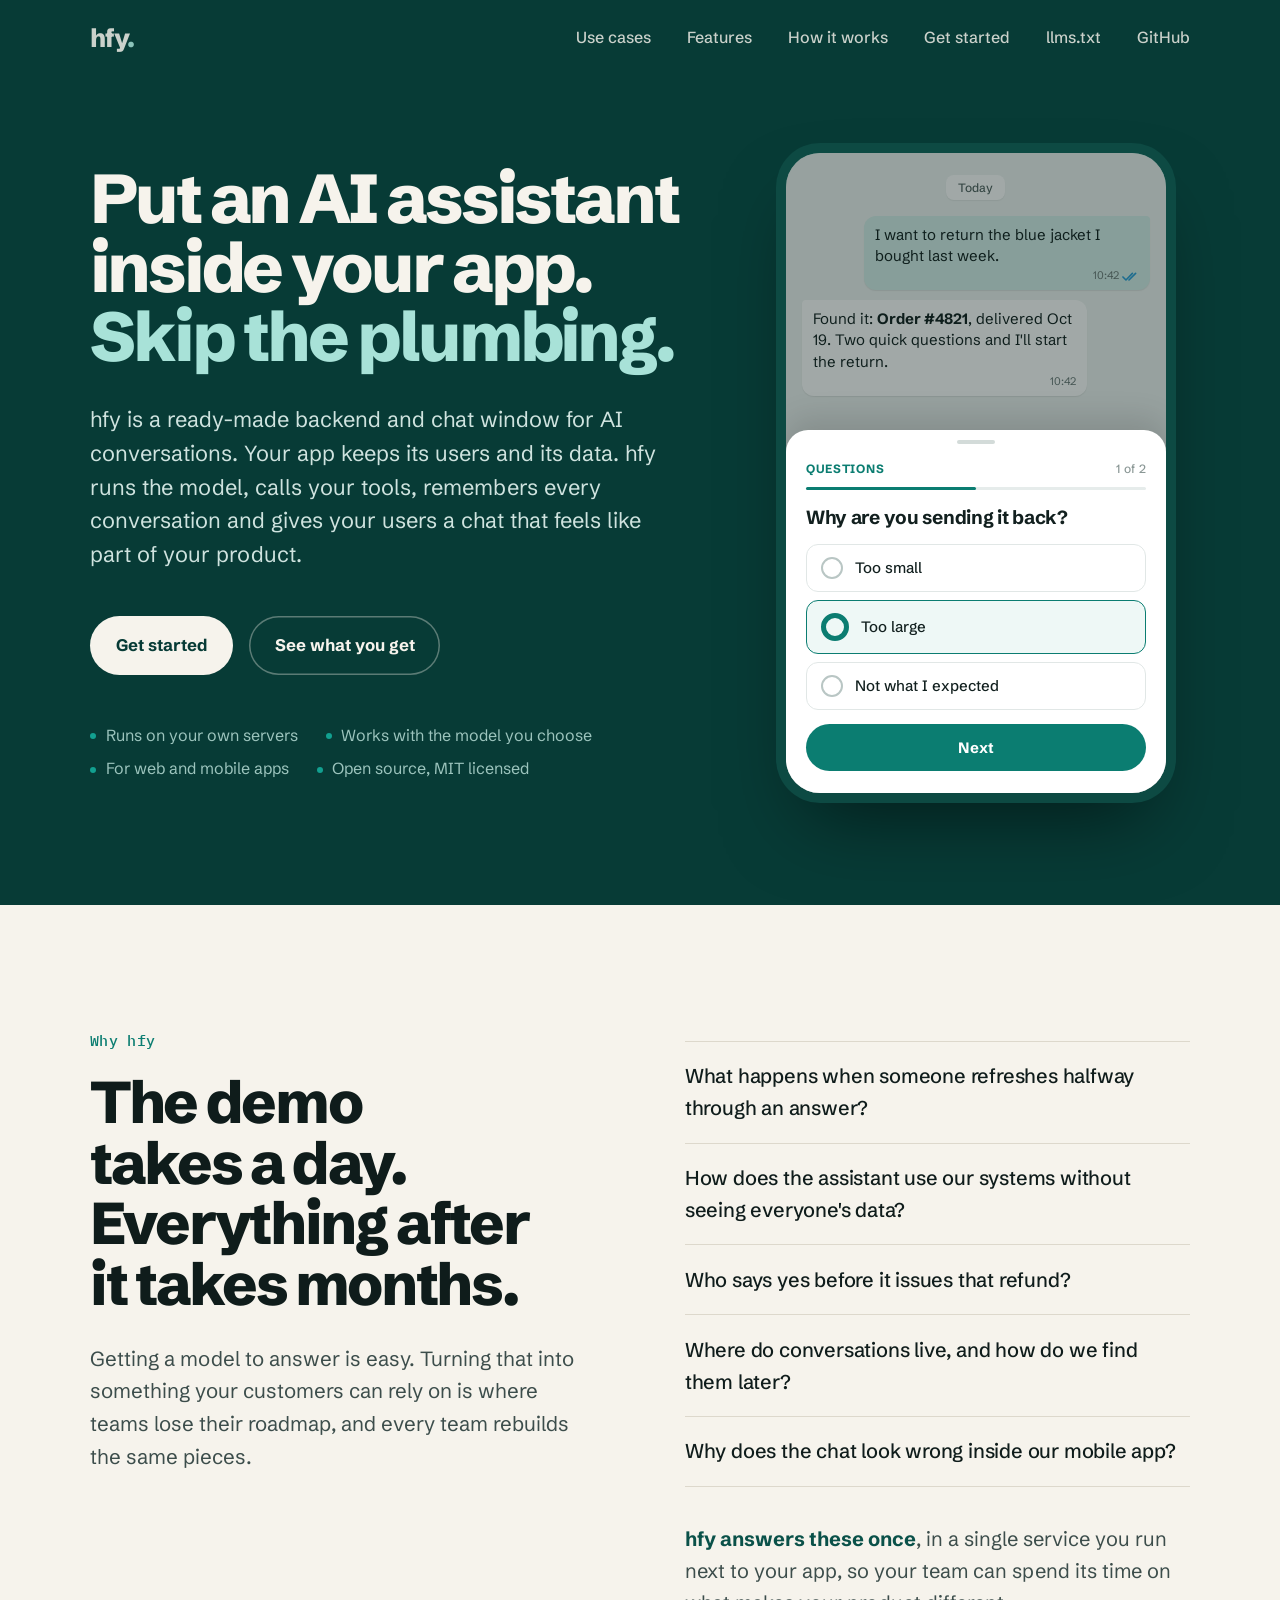
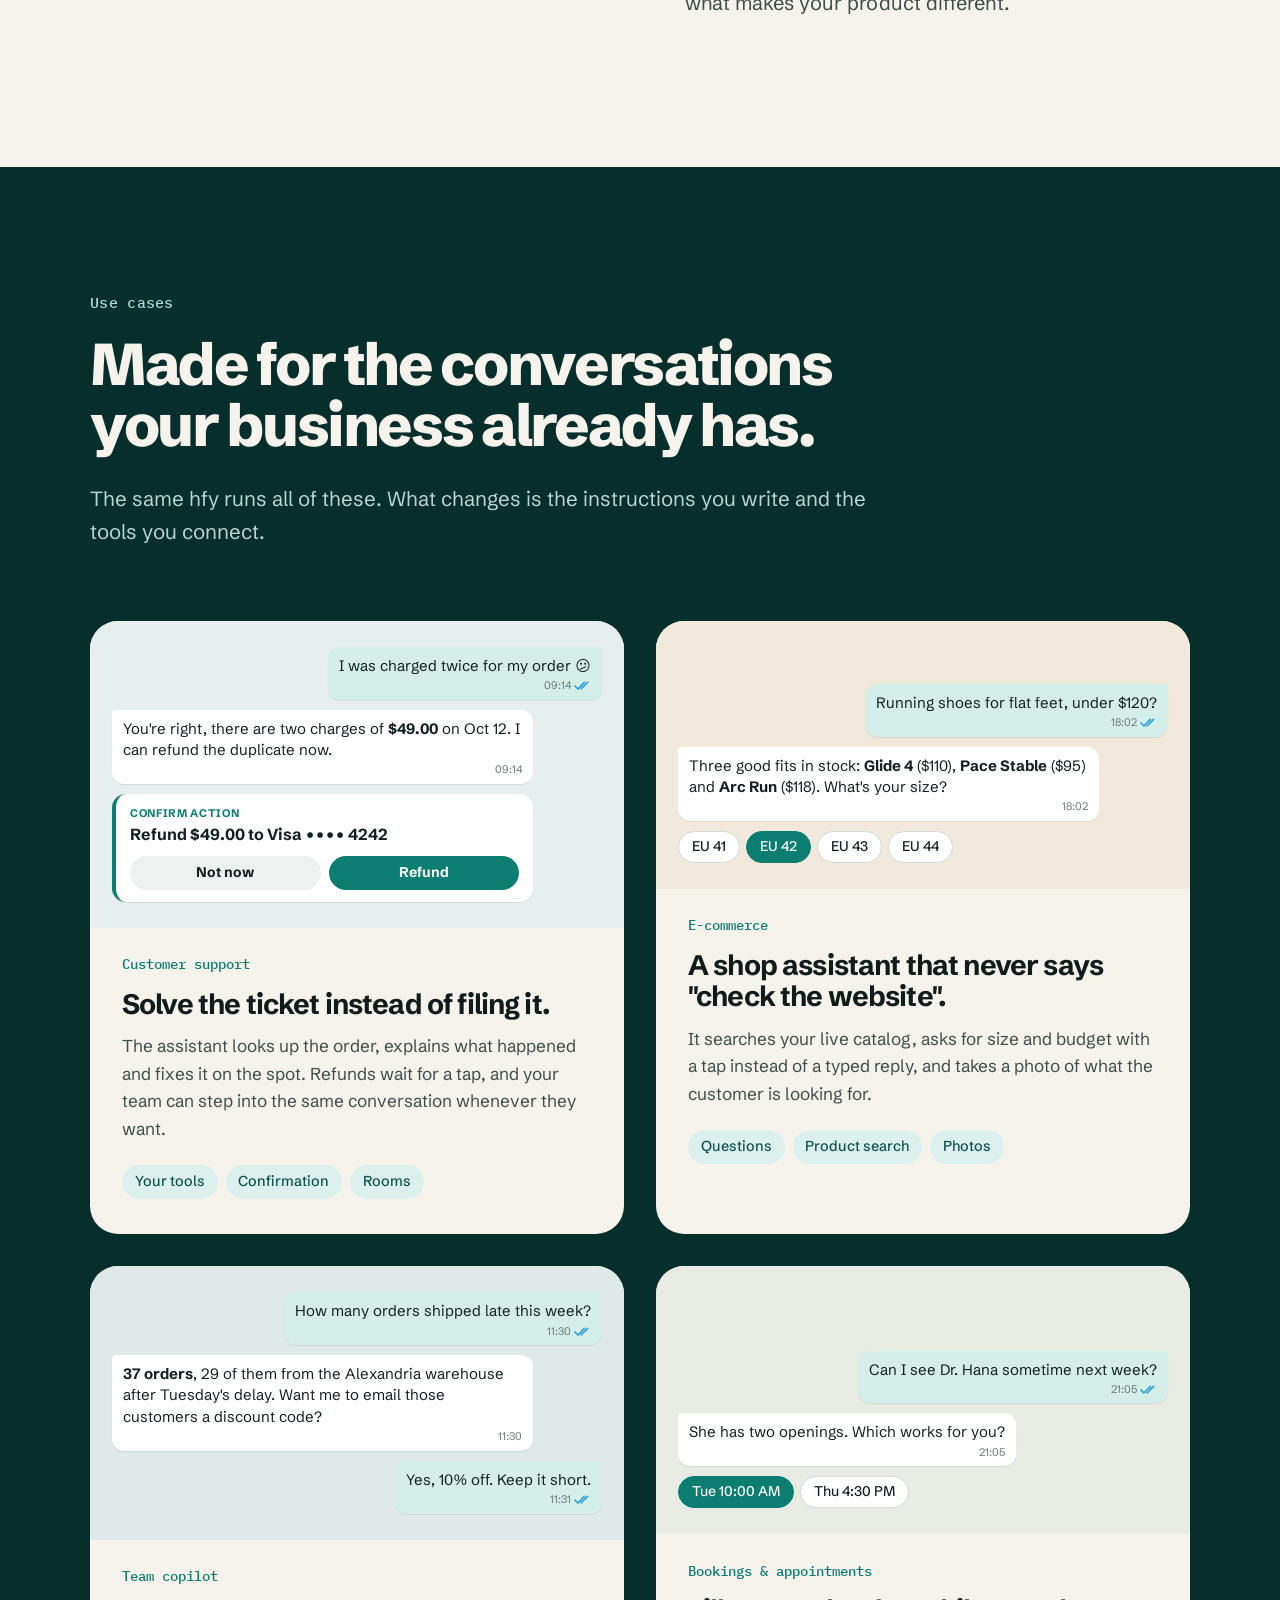
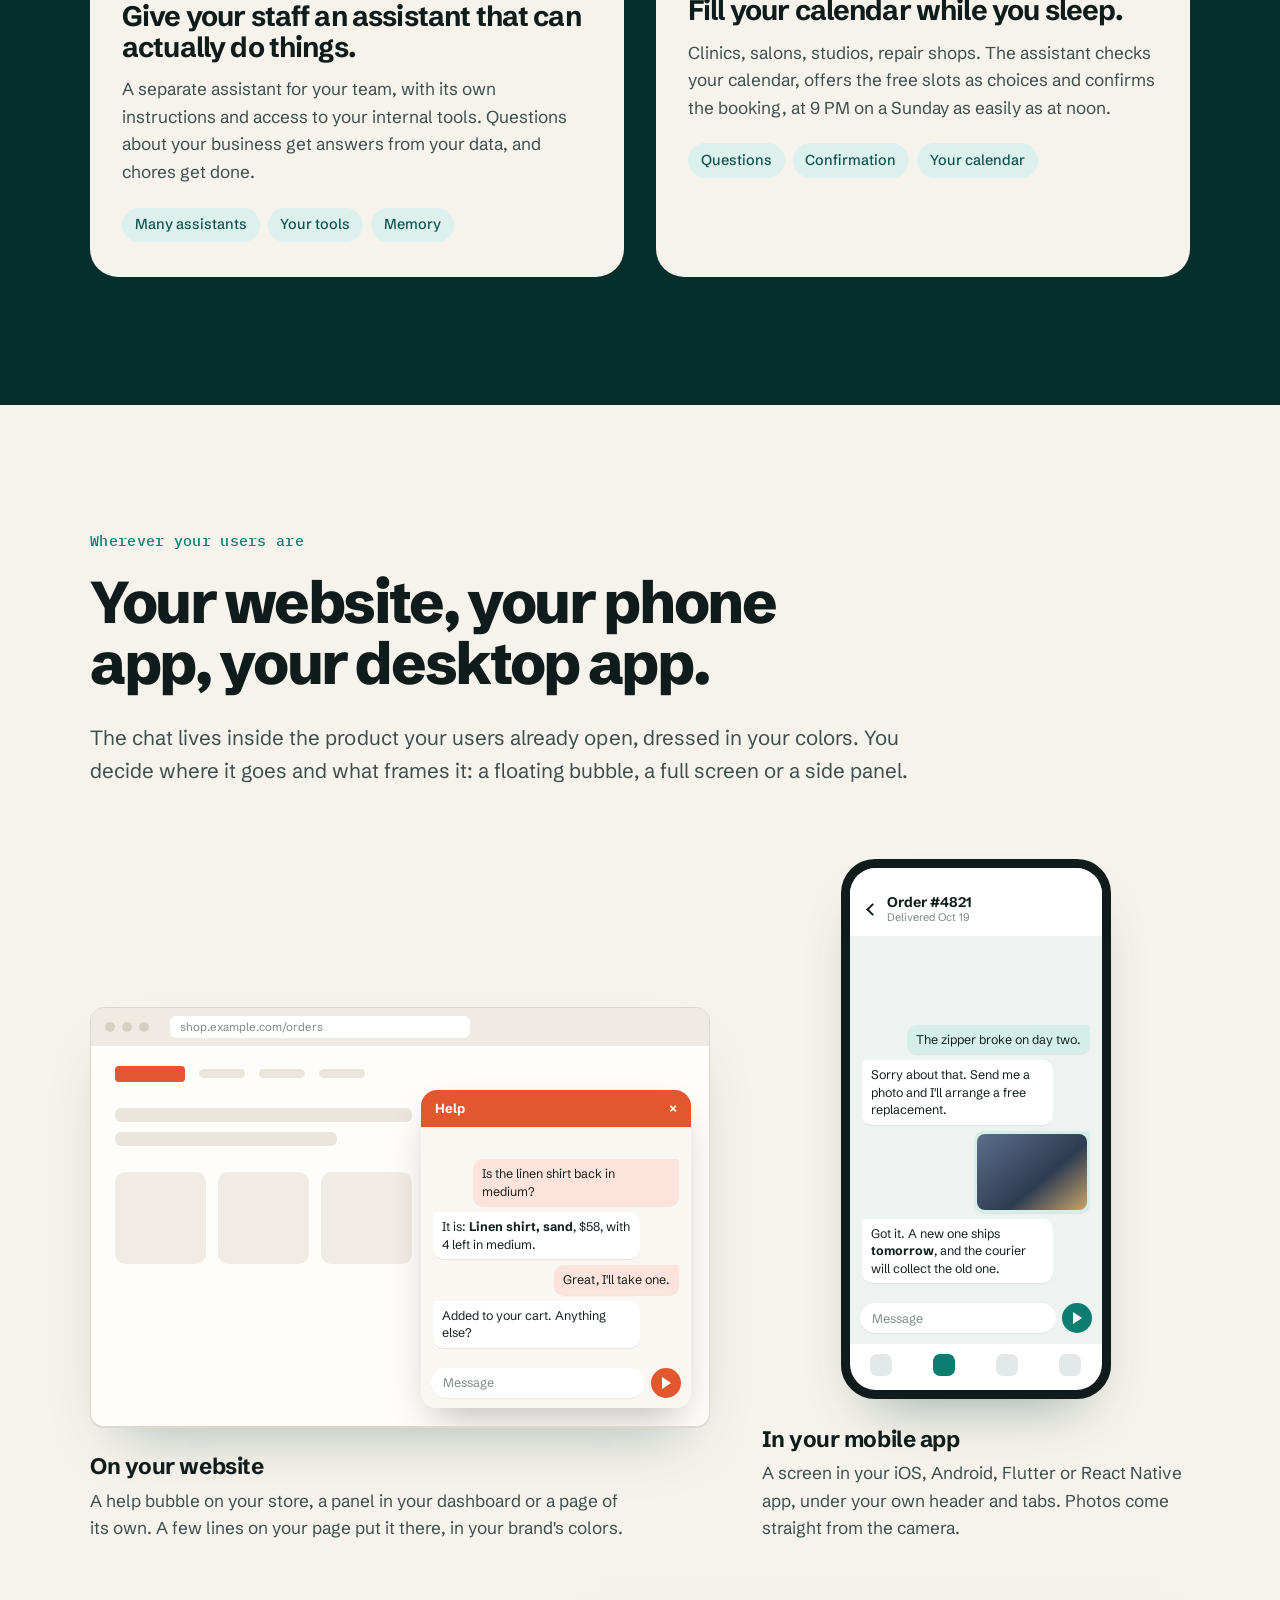
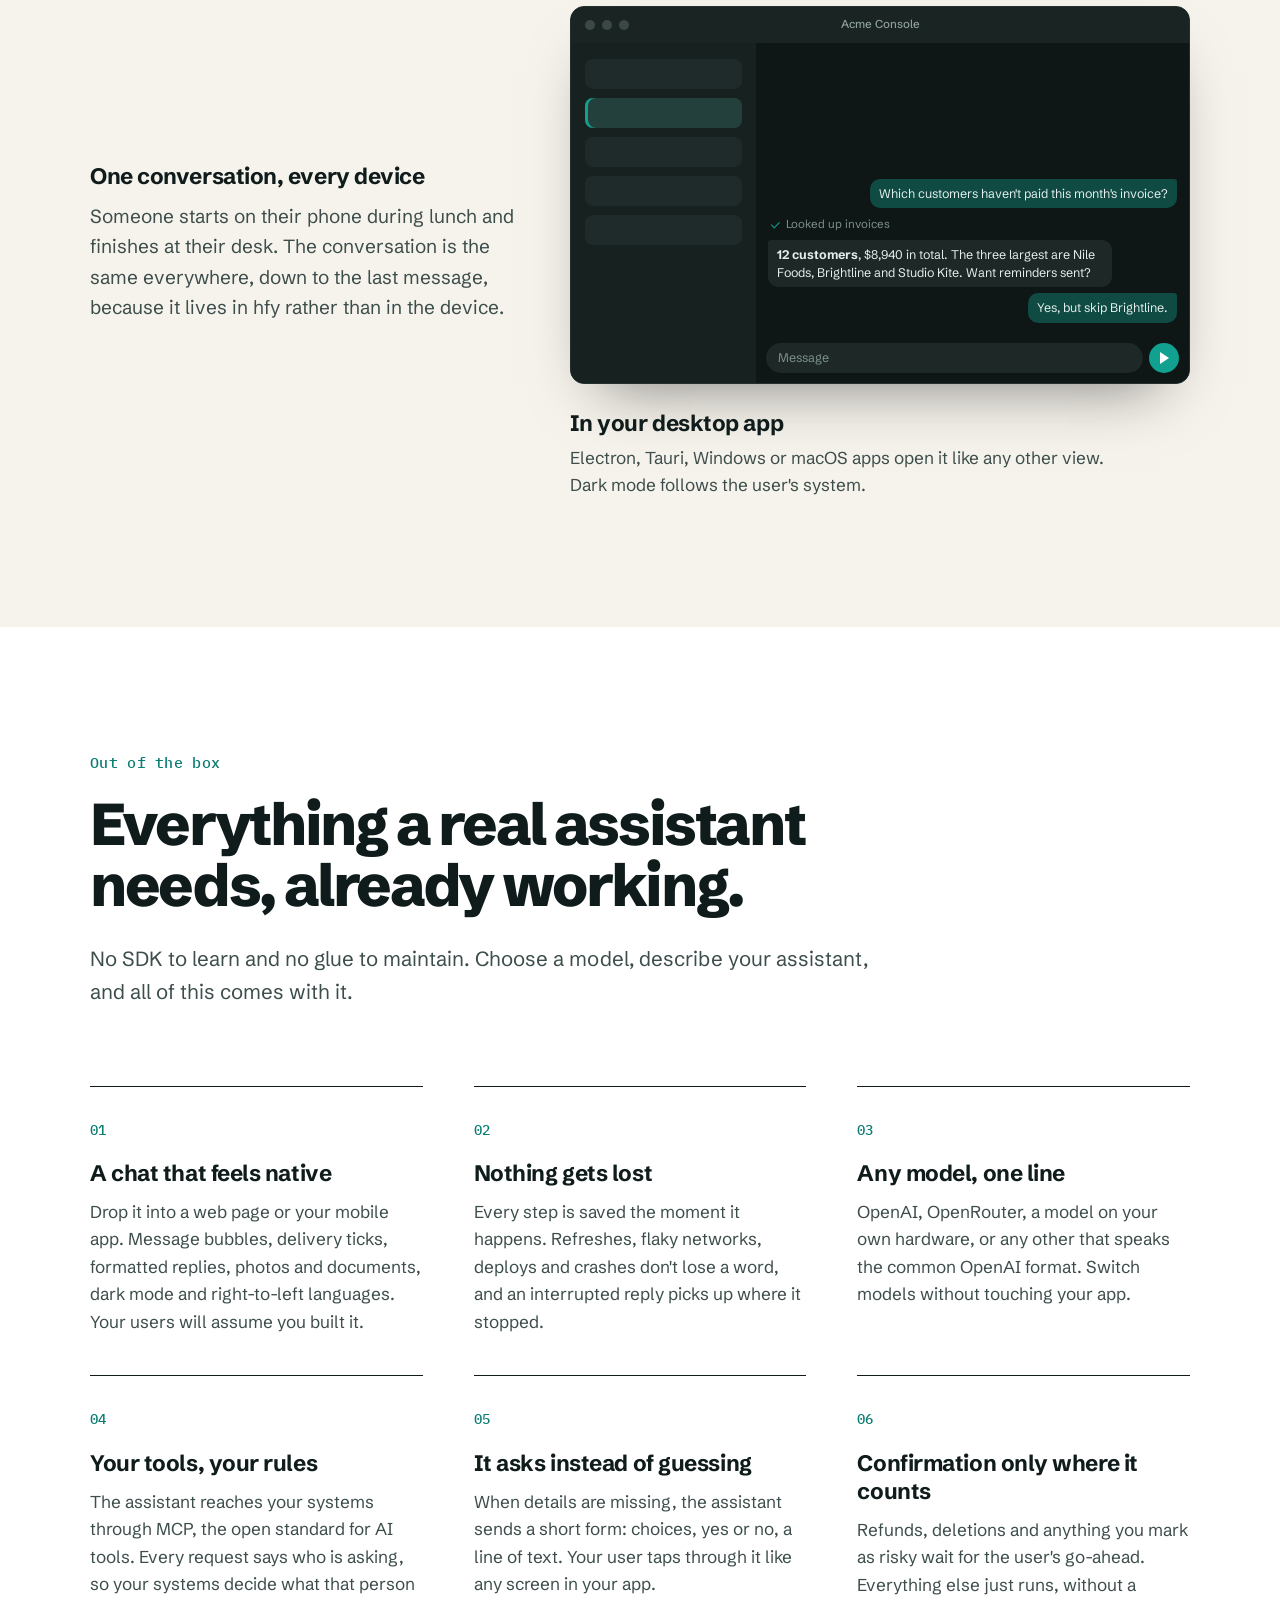
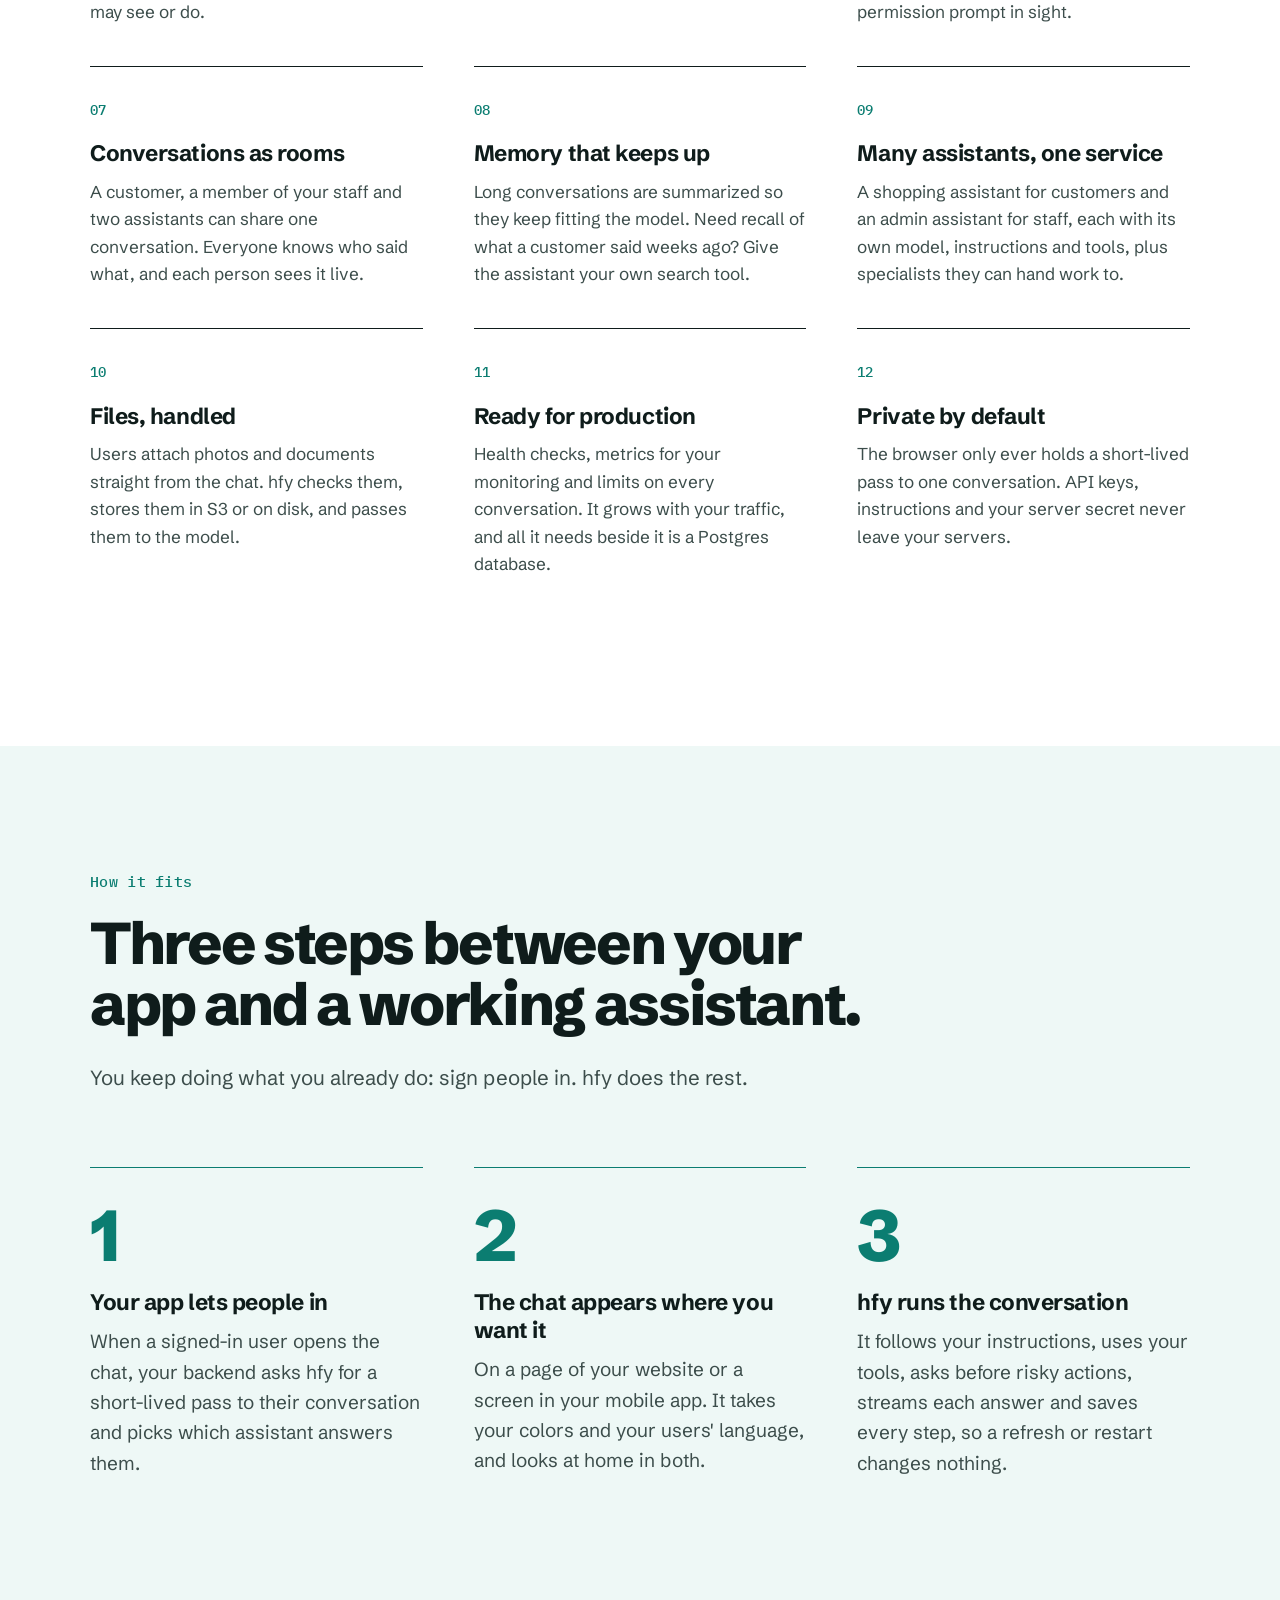
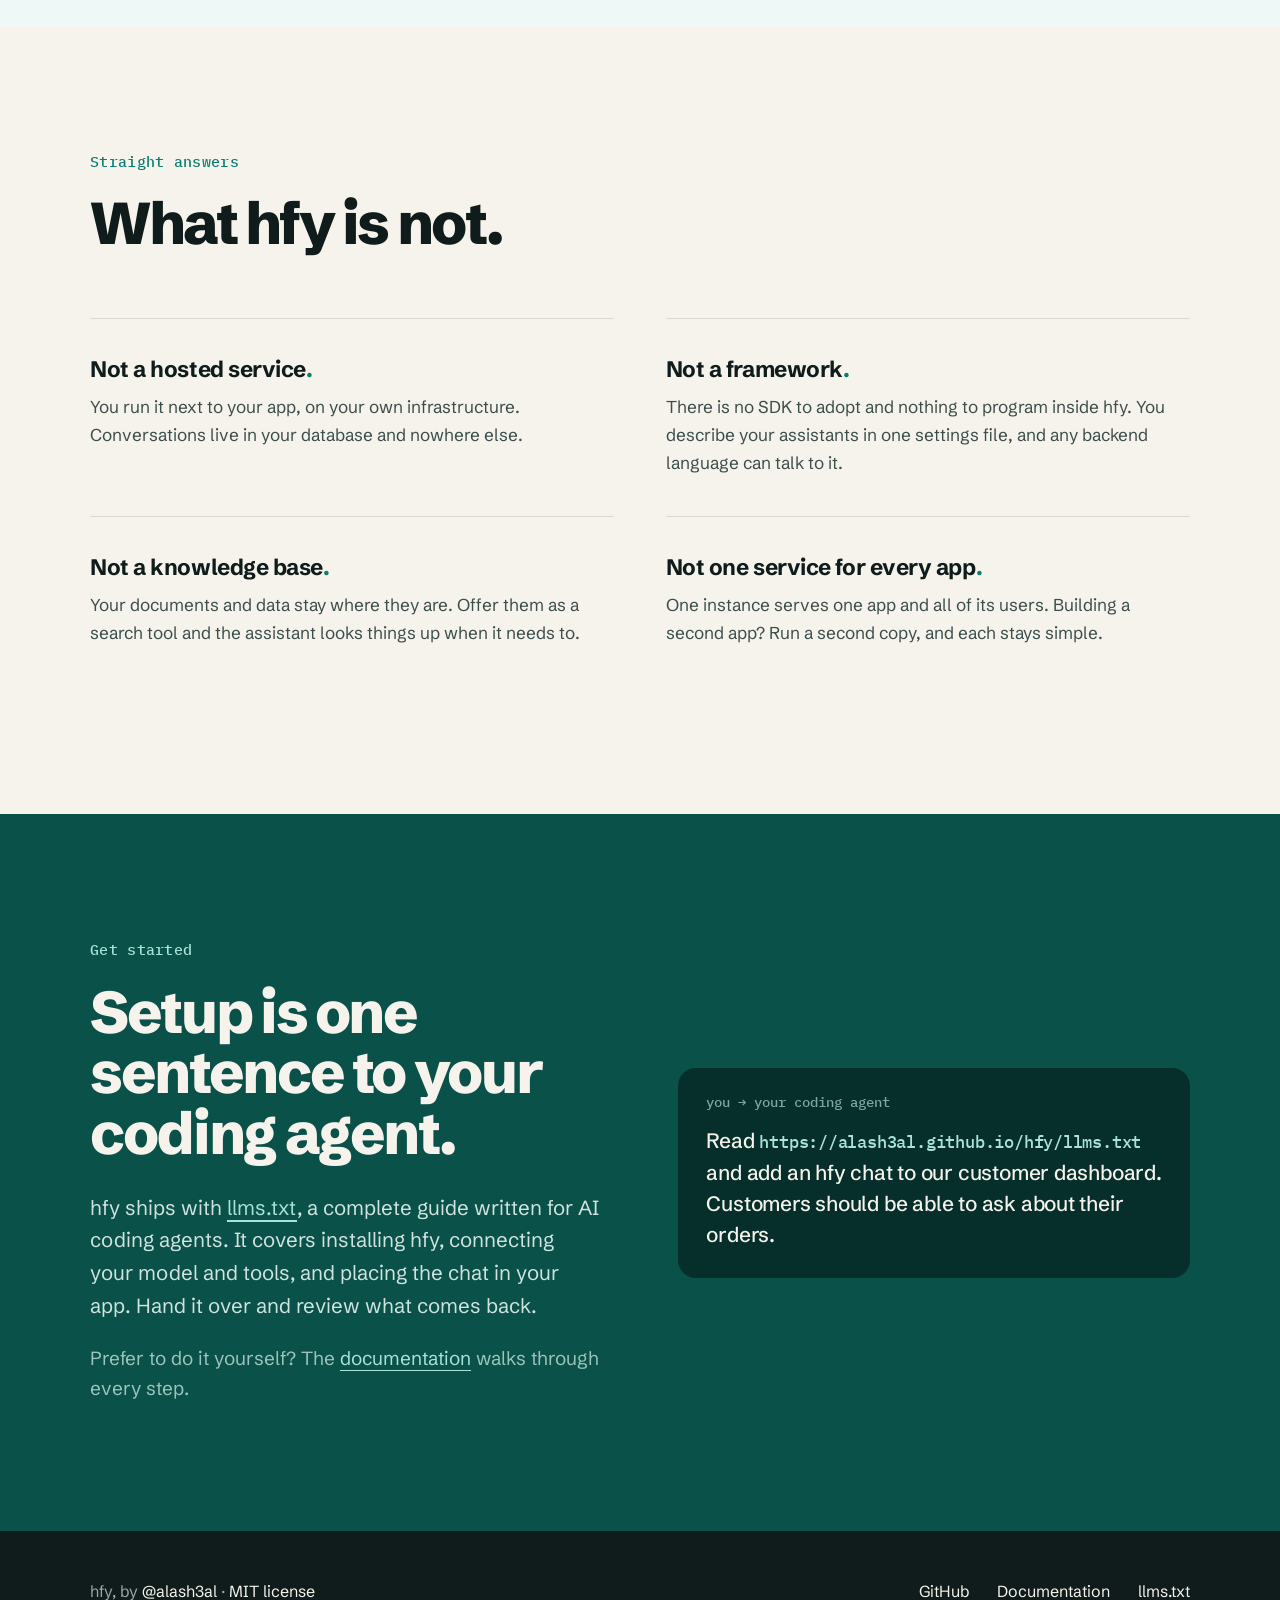
<file: docs/index.html>
<!doctype html>
<html lang="en">
<head>
<meta charset="utf-8">
<meta name="viewport" content="width=device-width, initial-scale=1">
<title>hfy · An AI assistant inside your app, without the plumbing</title>
<meta name="description" content="hfy is a ready-made backend and chat window for AI conversations. One binary, one Postgres database, one YAML file. Your app keeps its users and data; hfy runs the model, the tools, the history and the chat.">
<link rel="canonical" href="https://alash3al.github.io/hfy/">
<meta property="og:type" content="website">
<meta property="og:site_name" content="hfy">
<meta property="og:url" content="https://alash3al.github.io/hfy/">
<meta property="og:title" content="hfy · Put an AI assistant inside your app. Skip the plumbing.">
<meta property="og:description" content="A self-hosted backend and chat window that puts an AI assistant inside your web, mobile and desktop apps. Open source, MIT licensed.">
<meta property="og:image" content="https://alash3al.github.io/hfy/og.png">
<meta property="og:image:width" content="1200">
<meta property="og:image:height" content="630">
<meta property="og:image:alt" content="hfy: Put an AI assistant inside your app. A phone shows the assistant asking a customer why they are returning a jacket.">
<meta name="twitter:card" content="summary_large_image">
<meta name="twitter:title" content="hfy · Put an AI assistant inside your app. Skip the plumbing.">
<meta name="twitter:description" content="A self-hosted backend and chat window that puts an AI assistant inside your web, mobile and desktop apps. Open source, MIT licensed.">
<meta name="twitter:image" content="https://alash3al.github.io/hfy/og.png">
<meta name="twitter:image:alt" content="hfy: Put an AI assistant inside your app. A phone shows the assistant asking a customer why they are returning a jacket.">
<meta name="theme-color" content="#073b36">
<link rel="icon" href="data:image/svg+xml,%3Csvg xmlns='http://www.w3.org/2000/svg' viewBox='0 0 32 32'%3E%3Crect width='32' height='32' rx='8' fill='%230b7d71'/%3E%3Cpath d='M9 22V10m0 6h7m0-6v12m4-8v8m0-8c0-2 1-4 3.5-4' stroke='%23f6f3ec' stroke-width='2.6' fill='none' stroke-linecap='round'/%3E%3C/svg%3E">
<link rel="alternate" type="text/plain" href="llms.txt" title="llms.txt">
<link rel="preconnect" href="https://fonts.googleapis.com">
<link rel="preconnect" href="https://fonts.gstatic.com" crossorigin>
<link href="https://fonts.googleapis.com/css2?family=Schibsted+Grotesk:wght@400;500;700;800&family=IBM+Plex+Mono:wght@400;500&display=swap" rel="stylesheet">
<style>
:root {
  --teal-900: #062f2b;
  --teal-800: #073b36;
  --teal-700: #0a5149;
  --teal-600: #0b7d71;
  --teal-500: #12a090;
  --teal-200: #a8e2d8;
  --teal-100: #dcf1ed;
  --teal-50:  #eef8f6;
  --paper: #f6f3ec;
  --ink: #0f1c1b;
  --ink-2: #3c4d4b;
  --ink-3: #6b7b79;
  --line: #ddd8cc;
  --sans: "Schibsted Grotesk", ui-sans-serif, system-ui, -apple-system, "Segoe UI", Roboto, sans-serif;
  --mono: "IBM Plex Mono", ui-monospace, SFMono-Regular, Menlo, Consolas, monospace;
  --wrap: 1180px;
}
* { box-sizing: border-box; }
html { scroll-behavior: smooth; }
body {
  margin: 0; background: var(--paper); color: var(--ink);
  font: 400 1.1875rem/1.6 var(--sans);
  -webkit-font-smoothing: antialiased; text-rendering: optimizeLegibility;
}
a { color: inherit; }
img, svg { display: block; }
.wrap { max-width: var(--wrap); margin: 0 auto; padding: 0 clamp(1.25rem, 4vw, 2.5rem); }
code { font-family: var(--mono); }
:focus-visible { outline: 3px solid var(--teal-500); outline-offset: 3px; border-radius: 4px; }
.skip { position: absolute; left: -999px; }
.skip:focus { left: 1rem; top: 1rem; z-index: 10; background: #fff; padding: .5rem 1rem; }

/* nav */
.nav { background: var(--teal-800); color: var(--paper); }
.nav .wrap { display: flex; align-items: center; justify-content: space-between; height: 76px; }
.mark { font-weight: 800; font-size: 1.6rem; letter-spacing: -0.04em; text-decoration: none; }
.mark span { color: var(--teal-200); }
.nav ul { display: flex; gap: clamp(1rem, 3vw, 2.25rem); list-style: none; margin: 0; padding: 0; font-size: 1rem; font-weight: 500; }
.nav a { text-decoration: none; opacity: .82; }
.nav a:hover { opacity: 1; text-decoration: underline; text-underline-offset: 6px; }

/* hero */
.hero { background: var(--teal-800); color: var(--paper); padding: clamp(2.5rem, 6vw, 5rem) 0 clamp(4.5rem, 9vw, 7rem); overflow: hidden; }
.hero .wrap { display: grid; grid-template-columns: minmax(0, 1.25fr) minmax(0, .9fr); gap: clamp(2.5rem, 6vw, 6rem); align-items: center; }
.hero h1 {
  font-size: clamp(2.75rem, 5.4vw, 5rem); line-height: 1; letter-spacing: -0.045em;
  font-weight: 800; margin: 0 0 2rem; text-wrap: balance;
}
.hero h1 em { font-style: normal; color: var(--teal-200); }
.lede { font-size: clamp(1.2rem, 1.7vw, 1.45rem); line-height: 1.55; color: #cfe3df; max-width: 36rem; margin: 0 0 2.75rem; }
.ctas { display: flex; flex-wrap: wrap; gap: 1rem; align-items: center; }
.btn {
  display: inline-flex; align-items: center; gap: .6rem; padding: 1rem 1.6rem; border-radius: 999px;
  font-weight: 700; font-size: 1.05rem; text-decoration: none; transition: transform .15s ease, background .15s ease;
}
.btn:hover { transform: translateY(-1px); }
.btn-primary { background: var(--paper); color: var(--teal-800); }
.btn-primary:hover { background: #fff; }
.btn-ghost { color: var(--paper); box-shadow: inset 0 0 0 1.5px rgba(246,243,236,.35); }
.btn-ghost:hover { box-shadow: inset 0 0 0 1.5px var(--paper); }
.facts { display: flex; flex-wrap: wrap; gap: .5rem 1.75rem; margin: 3rem 0 0; padding: 0; list-style: none; color: #9cc4bd; font-size: 1rem; }
.facts li::before { content: ""; display: inline-block; width: 6px; height: 6px; border-radius: 50%; background: var(--teal-500); margin-right: .6rem; vertical-align: middle; }

/* the chat mock */
.device {
  position: relative; width: min(100%, 380px); justify-self: center; aspect-ratio: 380 / 640;
  background: #eef3f1; border-radius: 34px; overflow: hidden;
  box-shadow: 0 0 0 10px #0d4a43, 0 40px 80px -20px rgba(0,0,0,.55);
  font-family: var(--sans); color: #12201f; font-size: 15px; line-height: 1.42;
}
.chat { padding: 22px 16px; display: flex; flex-direction: column; gap: 10px; }
.day { align-self: center; font-size: 12px; font-weight: 500; color: #50605e; background: #fff; padding: 4px 12px; border-radius: 8px; margin-bottom: 6px; box-shadow: 0 1px 1px rgba(0,0,0,.06); }
.msg { max-width: 82%; padding: 8px 11px 6px; border-radius: 12px; box-shadow: 0 1px 1px rgba(0,0,0,.08); position: relative; }
.msg .meta { display: flex; justify-content: flex-end; align-items: center; gap: 3px; font-size: 11px; color: #6d7b79; margin-top: 2px; }
.msg.me { align-self: flex-end; background: #d4efe9; border-top-right-radius: 4px; }
.msg.bot { align-self: flex-start; background: #fff; border-top-left-radius: 4px; }
.msg b { font-weight: 700; }
.ticks { width: 17px; height: 11px; color: #2a9ed8; }
.scrim { position: absolute; inset: 0; background: rgba(8, 28, 26, .38); }
.sheet {
  position: absolute; left: 0; right: 0; bottom: 0; background: #fff; border-radius: 22px 22px 0 0;
  padding: 10px 20px 22px; box-shadow: 0 -12px 30px rgba(0,0,0,.12);
}
.grip { width: 38px; height: 4px; border-radius: 4px; background: #d3dbd9; margin: 0 auto 16px; }
.kicker { display: flex; justify-content: space-between; font-size: 12px; font-weight: 700; color: var(--teal-600); text-transform: uppercase; letter-spacing: .06em; }
.kicker span:last-child { color: #8a9795; font-weight: 500; letter-spacing: .02em; text-transform: none; }
.progress { height: 3px; background: #e6eceb; border-radius: 3px; margin: 10px 0 16px; }
.progress i { display: block; width: 50%; height: 100%; background: var(--teal-600); border-radius: 3px; }
.q { font-size: 19px; font-weight: 700; letter-spacing: -0.015em; margin: 0 0 14px; line-height: 1.25; }
.opt { display: flex; align-items: center; gap: 12px; padding: 12px 14px; border: 1.5px solid #e1e7e6; border-radius: 12px; margin-bottom: 8px; font-weight: 500; }
.opt::before { content: ""; width: 18px; height: 18px; border-radius: 50%; border: 2px solid #b9c6c4; flex: none; }
.opt.on { border-color: var(--teal-600); background: var(--teal-50); }
.opt.on::before { border: 5.5px solid var(--teal-600); }
.next { margin-top: 14px; background: var(--teal-600); color: #fff; text-align: center; font-weight: 700; padding: 13px; border-radius: 999px; }

/* sections */
section { padding: clamp(5rem, 10vw, 8.5rem) 0; }
.eyebrow { font: 500 .95rem/1 var(--mono); color: var(--teal-600); letter-spacing: .02em; margin: 0 0 1.5rem; }
h2 { font-size: clamp(2.3rem, 4.6vw, 4rem); line-height: 1.03; letter-spacing: -0.04em; font-weight: 800; margin: 0 0 1.75rem; text-wrap: balance; }
h3 { font-size: 1.4rem; line-height: 1.25; letter-spacing: -0.02em; font-weight: 700; margin: 0 0 .65rem; }
p { margin: 0 0 1.25rem; }
.big { font-size: clamp(1.2rem, 1.6vw, 1.4rem); color: var(--ink-2); line-height: 1.6; }

/* why */
.why .wrap { display: grid; grid-template-columns: minmax(0, 1fr) minmax(0, 1fr); gap: clamp(2.5rem, 7vw, 7rem); }
.asks { list-style: none; margin: .5rem 0 2.25rem; padding: 0; }
.asks li { padding: 1.15rem 0; border-top: 1px solid var(--line); font-size: 1.25rem; font-weight: 500; letter-spacing: -0.01em; }
.asks li:last-child { border-bottom: 1px solid var(--line); }
.answer { font-size: 1.25rem; color: var(--ink-2); }
.answer strong { color: var(--teal-700); }

/* use cases */
.cases { background: var(--teal-900); color: var(--paper); }
.cases header { max-width: 50rem; margin-bottom: clamp(3rem, 6vw, 4.5rem); }
.cases .eyebrow { color: var(--teal-200); }
.cases .big { color: #b9d6d0; }
.uc-grid { display: grid; grid-template-columns: repeat(2, minmax(0, 1fr)); gap: clamp(1.25rem, 2.5vw, 2rem); }
.uc { background: var(--paper); color: var(--ink); border-radius: 28px; overflow: hidden; display: flex; flex-direction: column; }
.uc .scene {
  background: #e6efed; padding: 26px 22px; display: flex; flex-direction: column; gap: 10px;
  font-size: 15px; line-height: 1.42; color: #12201f; min-height: 268px; justify-content: flex-end;
}
.uc:nth-child(2) .scene { background: #f1e9dc; }
.uc:nth-child(3) .scene { background: #dfeae8; }
.uc:nth-child(4) .scene { background: #e9ece4; }
.uc .scene .msg { max-width: 86%; }
.uc .body { padding: 1.9rem 2rem 2.2rem; }
.uc .label { font: 500 .85rem/1 var(--mono); color: var(--teal-600); margin: 0 0 1rem; }
.uc h3 { font-size: clamp(1.5rem, 2.2vw, 1.85rem); letter-spacing: -0.03em; line-height: 1.12; margin-bottom: .8rem; }
.uc p { color: var(--ink-2); font-size: 1.075rem; margin: 0 0 1.4rem; }
.uc .uses { display: flex; flex-wrap: wrap; gap: .5rem; list-style: none; margin: 0; padding: 0; }
.uc .uses li { font-size: .9rem; font-weight: 500; padding: .35rem .8rem; border-radius: 999px; background: var(--teal-100); color: var(--teal-700); }
.chips { display: flex; flex-wrap: wrap; gap: 6px; align-self: flex-start; }
.chips span { background: #fff; border: 1.5px solid #cfdcda; border-radius: 999px; padding: 5px 13px; font-size: 14px; font-weight: 500; }
.chips span.on { border-color: var(--teal-600); background: var(--teal-600); color: #fff; }
.confirm {
  align-self: flex-start; width: 86%; background: #fff; border-radius: 14px; padding: 12px 14px;
  box-shadow: 0 1px 1px rgba(0,0,0,.08); border-left: 4px solid var(--teal-600);
}
.confirm small { display: block; font-size: 11px; font-weight: 700; letter-spacing: .06em; text-transform: uppercase; color: var(--teal-600); }
.confirm strong { display: block; font-size: 16px; margin: 2px 0 10px; }
.confirm .row { display: flex; gap: 8px; }
.confirm .row span { flex: 1; text-align: center; padding: 7px; border-radius: 999px; font-size: 14px; font-weight: 700; background: #edf1f0; }
.confirm .row span:last-child { background: var(--teal-600); color: #fff; }
/* embedding surfaces */
.places header { max-width: 52rem; margin-bottom: clamp(3rem, 6vw, 4.5rem); }
.places-grid { display: grid; grid-template-columns: repeat(12, minmax(0, 1fr)); gap: clamp(2.5rem, 5vw, 4.5rem) clamp(2rem, 4vw, 3.5rem); align-items: end; }
.places figure { margin: 0; }
.places-grid > :nth-child(1), .places-grid > :nth-child(4) { grid-column: span 7; }
.places-grid > :nth-child(2), .places-grid > :nth-child(3) { grid-column: span 5; }
.places figcaption { margin-top: 1.6rem; max-width: 34rem; }
.places figcaption h3 { margin-bottom: .4rem; }
.places figcaption p { color: var(--ink-2); font-size: 1.075rem; margin: 0; }
.places .wide-text { align-self: center; }
.places .wide-text p { color: var(--ink-2); }

/* the mini chat used inside every mock */
.mini { --acc: var(--teal-600); --me: #d4efe9; --bg: #eef3f1; --bot: #fff; --fg: #12201f; --muted: #7b8a88;
  background: var(--bg); color: var(--fg); display: flex; flex-direction: column; font-size: 12.5px; line-height: 1.4; min-height: 0; }
.mini .log { flex: 1; display: flex; flex-direction: column; justify-content: flex-end; gap: 6px; padding: 12px; overflow: hidden; }
.mini .log > * { flex-shrink: 0; }
.mini .b { max-width: 84%; padding: 6px 9px; border-radius: 10px; background: var(--bot); box-shadow: 0 1px 1px rgba(0,0,0,.07); }
.mini .b.me { align-self: flex-end; background: var(--me); border-top-right-radius: 3px; }
.mini .b.bot { align-self: flex-start; border-top-left-radius: 3px; }
.mini .b b { font-weight: 700; }
.mini .tool { align-self: flex-start; font-size: 11.5px; color: var(--muted); display: flex; align-items: center; gap: 6px; padding: 2px 4px; }
.mini .tool::before { content: ""; width: 7px; height: 4px; border-left: 1.6px solid var(--acc); border-bottom: 1.6px solid var(--acc); transform: rotate(-45deg) translateY(-1px); }
.mini .b.photo { padding: 3px; }
.mini .b.photo .img { width: 110px; height: 76px; border-radius: 8px; background: linear-gradient(140deg, #5b6f8a, #2e3c52 60%, #c9a46a); }
.mini .composer { display: flex; gap: 6px; padding: 8px 10px 10px; align-items: center; }
.mini .composer i { flex: 1; height: 30px; border-radius: 999px; background: var(--bot); color: var(--muted); font-style: normal; display: flex; align-items: center; padding: 0 12px; box-shadow: 0 1px 1px rgba(0,0,0,.06); }
.mini .composer u { width: 30px; height: 30px; border-radius: 50%; background: var(--acc); flex: none; position: relative; }
.mini .composer u::after { content: ""; position: absolute; left: 11px; top: 9px; border: 6px solid transparent; border-left: 9px solid #fff; border-right: 0; }

/* website */
.browser { background: #fff; border-radius: 14px; overflow: hidden; box-shadow: 0 1px 0 var(--line), 0 30px 60px -30px rgba(7,59,54,.35); border: 1px solid var(--line); }
.browser .bar { height: 38px; background: #efebe3; display: flex; align-items: center; gap: 7px; padding: 0 14px; }
.browser .bar s { width: 10px; height: 10px; border-radius: 50%; background: #d6d0c4; }
.browser .bar em { margin-left: 14px; flex: 1; max-width: 300px; height: 22px; border-radius: 6px; background: #fff; font: 400 11.5px/22px var(--sans); font-style: normal; color: #7d8a88; padding: 0 10px; }
.browser .page { position: relative; height: 380px; padding: 20px 24px; background: #fffdf9; }
.sk { background: #ebe6dc; border-radius: 6px; }
.browser .nav-sk { display: flex; align-items: center; gap: 14px; margin-bottom: 26px; }
.browser .nav-sk .logo { width: 70px; height: 16px; background: #e4572e; border-radius: 4px; }
.browser .nav-sk .sk { width: 46px; height: 9px; }
.browser .hero-sk { width: 52%; }
.browser .hero-sk .sk { height: 14px; margin-bottom: 10px; }
.browser .hero-sk .sk:nth-child(2) { width: 75%; }
.browser .prods { display: grid; grid-template-columns: repeat(3, 1fr); gap: 12px; width: 52%; margin-top: 26px; }
.browser .prods div { height: 92px; border-radius: 10px; background: #f1ece3; }
.browser .widget { position: absolute; right: 18px; bottom: 18px; width: 46%; max-width: 270px; height: 318px; border-radius: 16px; overflow: hidden;
  box-shadow: 0 18px 40px -12px rgba(0,0,0,.28); display: flex; flex-direction: column; }
.browser .widget .head { background: #e4572e; color: #fff; font: 700 13px/1 var(--sans); padding: 12px 14px; display: flex; justify-content: space-between; }
.browser .widget .mini { flex: 1; --acc: #e4572e; --me: #fde3d9; --bg: #faf6f1; }

/* mobile */
.phone2 { width: min(100%, 270px); margin: 0 auto; aspect-ratio: 270 / 540; border-radius: 34px; background: #0f1c1b; padding: 9px; box-shadow: 0 30px 60px -30px rgba(7,59,54,.45); }
.phone2 .screen { height: 100%; border-radius: 26px; overflow: hidden; display: flex; flex-direction: column; background: #fff; }
.phone2 .appbar { display: flex; align-items: center; gap: 10px; padding: 26px 14px 12px; background: #fff; border-bottom: 1px solid #edf0ef; font: 700 14px/1.2 var(--sans); color: #12201f; }
.phone2 .appbar small { display: block; font-weight: 400; font-size: 11px; color: #7b8a88; }
.phone2 .appbar .back { width: 9px; height: 9px; border-left: 2px solid #12201f; border-bottom: 2px solid #12201f; transform: rotate(45deg); margin-left: 4px; }
.phone2 .mini { flex: 1; }
.phone2 .tabs { display: flex; justify-content: space-around; padding: 10px 0 14px; border-top: 1px solid #edf0ef; }
.phone2 .tabs span { width: 22px; height: 22px; border-radius: 7px; background: #e3e9e8; }
.phone2 .tabs span.on { background: var(--teal-600); }

/* desktop */
.window { border-radius: 14px; overflow: hidden; background: #111a19; box-shadow: 0 30px 60px -30px rgba(0,0,0,.5); border: 1px solid #23302f; }
.window .title { height: 36px; display: flex; align-items: center; gap: 7px; padding: 0 14px; background: #1a2423; }
.window .title s { width: 10px; height: 10px; border-radius: 50%; background: #3a4847; }
.window .title em { margin: 0 auto; font: 500 11.5px/1 var(--sans); font-style: normal; color: #8fa19f; padding-right: 50px; }
.window .body { display: grid; grid-template-columns: 30% 1fr; height: 340px; }
.window .side { background: #162120; padding: 16px 14px; display: flex; flex-direction: column; gap: 9px; }
.window .side .item { height: 30px; border-radius: 8px; background: #1f2b2a; }
.window .side .item.on { background: #24403c; box-shadow: inset 3px 0 0 var(--teal-500); }
.window .mini { --acc: var(--teal-500); --bg: #0f1716; --bot: #1d2827; --me: #0f4a43; --fg: #e3eeec; --muted: #7d908d; }

/* features */
.features { background: #fff; }
.features header { max-width: 50rem; margin-bottom: clamp(3rem, 6vw, 5rem); }
.grid { display: grid; grid-template-columns: repeat(3, minmax(0, 1fr)); column-gap: clamp(2rem, 4vw, 3.5rem); }
.feat { padding: 2.25rem 0 2.5rem; border-top: 1.5px solid var(--ink); }
.feat .n { font: 500 .9rem/1 var(--mono); color: var(--teal-600); display: block; margin-bottom: 1.4rem; }
.feat p { color: var(--ink-2); font-size: 1.075rem; margin: 0; }

/* how */
.how { background: var(--teal-50); }
.steps { display: grid; grid-template-columns: repeat(3, minmax(0, 1fr)); gap: clamp(2rem, 4vw, 3.5rem); margin-top: clamp(3rem, 6vw, 4.5rem); }
.step { border-top: 1.5px solid var(--teal-600); padding-top: 2rem; }
.step .num { font: 800 4.5rem/1 var(--sans); letter-spacing: -0.05em; color: var(--teal-600); margin-bottom: 1rem; }
.step p { color: var(--ink-2); }

/* agents band */
.agents { background: var(--teal-700); color: var(--paper); }
.agents .wrap { display: grid; grid-template-columns: minmax(0, 1fr) minmax(0, 1fr); gap: clamp(2.5rem, 6vw, 6rem); align-items: center; }
.agents .eyebrow { color: var(--teal-200); }
.agents .big { color: #cfe3df; }
.agents .big a, .human a { color: var(--teal-200); text-underline-offset: 5px; }
.human { color: #9cc4bd; margin: 0; }
.prompt { background: var(--teal-900); border-radius: 18px; padding: 1.75rem; }
.prompt .who { font: 500 .85rem/1 var(--mono); color: #79a8a0; margin-bottom: 1rem; }
.prompt p { font-size: 1.3rem; line-height: 1.5; margin: 0; font-weight: 500; letter-spacing: -0.01em; }
.prompt code { color: var(--teal-200); font-size: 1.05rem; word-break: break-all; }

/* not */
.not .grid { grid-template-columns: repeat(2, minmax(0, 1fr)); margin-top: clamp(2.5rem, 5vw, 4rem); }
.not .feat { border-top-color: var(--line); border-top-width: 1px; }
.not h3 span { color: var(--teal-600); }


footer { background: var(--ink); color: #9aa8a6; padding: 3rem 0; font-size: 1rem; }
footer .wrap { display: flex; flex-wrap: wrap; justify-content: space-between; gap: 1rem; }
footer a { color: var(--paper); text-decoration: none; }
footer a:hover { text-decoration: underline; }
footer nav { display: flex; gap: 1.75rem; }

@media (max-width: 960px) {
  .hero .wrap, .why .wrap, .agents .wrap, .steps { grid-template-columns: minmax(0, 1fr); }
  .grid { grid-template-columns: repeat(2, minmax(0, 1fr)); }
  .uc-grid, .places-grid { grid-template-columns: minmax(0, 1fr); }
  .places-grid > * { grid-column: auto !important; }
  .device { margin-top: 1rem; }
}
@media (max-width: 640px) {
  body { font-size: 1.0625rem; }
  .grid, .not .grid { grid-template-columns: minmax(0, 1fr); }
  .nav ul li:not(:last-child) { display: none; }
  .step .num { font-size: 3.25rem; }
  .browser .widget { width: 64%; }
  .btn { padding: .85rem 1.3rem; font-size: 1rem; }
}
@media (prefers-reduced-motion: reduce) {
  html { scroll-behavior: auto; }
  .btn { transition: none; }
}
</style>
</head>
<body>
<a class="skip" href="#main">Skip to content</a>

<header class="nav">
  <div class="wrap">
    <a class="mark" href="./" aria-label="hfy home">hfy<span>.</span></a>
    <ul>
      <li><a href="#use-cases">Use cases</a></li>
      <li><a href="#features">Features</a></li>
      <li><a href="#how">How it works</a></li>
      <li><a href="#start">Get started</a></li>
      <li><a href="llms.txt">llms.txt</a></li>
      <li><a href="https://github.com/alash3al/hfy">GitHub</a></li>
    </ul>
  </div>
</header>

<main id="main">
<div class="hero">
  <div class="wrap">
    <div>
      <h1>Put an AI assistant inside your app. <em>Skip the plumbing.</em></h1>
      <p class="lede">hfy is a ready-made backend and chat window for AI conversations. Your app keeps its users and its data. hfy runs the model, calls your tools, remembers every conversation and gives your users a chat that feels like part of your product.</p>
      <div class="ctas">
        <a class="btn btn-primary" href="#start">Get started</a>
        <a class="btn btn-ghost" href="#features">See what you get</a>
      </div>
      <ul class="facts">
        <li>Runs on your own servers</li>
        <li>Works with the model you choose</li>
        <li>For web and mobile apps</li>
        <li>Open source, MIT licensed</li>
      </ul>
    </div>

    <div class="device" role="img" aria-label="The hfy chat window on a phone: the assistant found the customer's order and asks why they are returning it, as a tap-through question sheet.">
      <div class="chat">
        <div class="day">Today</div>
        <div class="msg me">I want to return the blue jacket I bought last week.
          <div class="meta">10:42 <svg class="ticks" viewBox="0 0 18 11" fill="none" stroke="currentColor" stroke-width="1.7" stroke-linecap="round" stroke-linejoin="round"><path d="M1 6l3.2 3.2L11 2.2M7.4 9.2L14.4 2.2"/></svg></div>
        </div>
        <div class="msg bot">Found it: <b>Order #4821</b>, delivered Oct 19. Two quick questions and I'll start the return.
          <div class="meta">10:42</div>
        </div>
      </div>
      <div class="scrim"></div>
      <div class="sheet">
        <div class="grip"></div>
        <div class="kicker"><span>Questions</span><span>1 of 2</span></div>
        <div class="progress"><i></i></div>
        <p class="q">Why are you sending it back?</p>
        <div class="opt">Too small</div>
        <div class="opt on">Too large</div>
        <div class="opt">Not what I expected</div>
        <div class="next">Next</div>
      </div>
    </div>
  </div>
</div>

<section class="why" id="why">
  <div class="wrap">
    <div>
      <p class="eyebrow">Why hfy</p>
      <h2>The demo takes a day. Everything after it takes months.</h2>
      <p class="big">Getting a model to answer is easy. Turning that into something your customers can rely on is where teams lose their roadmap, and every team rebuilds the same pieces.</p>
    </div>
    <div>
      <ul class="asks">
        <li>What happens when someone refreshes halfway through an answer?</li>
        <li>How does the assistant use our systems without seeing everyone's data?</li>
        <li>Who says yes before it issues that refund?</li>
        <li>Where do conversations live, and how do we find them later?</li>
        <li>Why does the chat look wrong inside our mobile app?</li>
      </ul>
      <p class="answer"><strong>hfy answers these once</strong>, in a single service you run next to your app, so your team can spend its time on what makes your product different.</p>
    </div>
  </div>
</section>

<section class="cases" id="use-cases">
  <div class="wrap">
    <header>
      <p class="eyebrow">Use cases</p>
      <h2>Made for the conversations your business already has.</h2>
      <p class="big">The same hfy runs all of these. What changes is the instructions you write and the tools you connect.</p>
    </header>
    <div class="uc-grid">

      <article class="uc">
        <div class="scene" aria-hidden="true">
          <div class="msg me">I was charged twice for my order 😕<div class="meta">09:14 <svg class="ticks" viewBox="0 0 18 11" fill="none" stroke="currentColor" stroke-width="1.7" stroke-linecap="round" stroke-linejoin="round"><path d="M1 6l3.2 3.2L11 2.2M7.4 9.2L14.4 2.2"/></svg></div></div>
          <div class="msg bot">You're right, there are two charges of <b>$49.00</b> on Oct 12. I can refund the duplicate now.<div class="meta">09:14</div></div>
          <div class="confirm"><small>Confirm action</small><strong>Refund $49.00 to Visa •••• 4242</strong><div class="row"><span>Not now</span><span>Refund</span></div></div>
        </div>
        <div class="body">
          <p class="label">Customer support</p>
          <h3>Solve the ticket instead of filing it.</h3>
          <p>The assistant looks up the order, explains what happened and fixes it on the spot. Refunds wait for a tap, and your team can step into the same conversation whenever they want.</p>
          <ul class="uses"><li>Your tools</li><li>Confirmation</li><li>Rooms</li></ul>
        </div>
      </article>

      <article class="uc">
        <div class="scene" aria-hidden="true">
          <div class="msg me">Running shoes for flat feet, under $120?<div class="meta">18:02 <svg class="ticks" viewBox="0 0 18 11" fill="none" stroke="currentColor" stroke-width="1.7" stroke-linecap="round" stroke-linejoin="round"><path d="M1 6l3.2 3.2L11 2.2M7.4 9.2L14.4 2.2"/></svg></div></div>
          <div class="msg bot">Three good fits in stock: <b>Glide 4</b> ($110), <b>Pace Stable</b> ($95) and <b>Arc Run</b> ($118). What's your size?<div class="meta">18:02</div></div>
          <div class="chips"><span>EU 41</span><span class="on">EU 42</span><span>EU 43</span><span>EU 44</span></div>
        </div>
        <div class="body">
          <p class="label">E-commerce</p>
          <h3>A shop assistant that never says "check the website".</h3>
          <p>It searches your live catalog, asks for size and budget with a tap instead of a typed reply, and takes a photo of what the customer is looking for.</p>
          <ul class="uses"><li>Questions</li><li>Product search</li><li>Photos</li></ul>
        </div>
      </article>

      <article class="uc">
        <div class="scene" aria-hidden="true">
          <div class="msg me">How many orders shipped late this week?<div class="meta">11:30 <svg class="ticks" viewBox="0 0 18 11" fill="none" stroke="currentColor" stroke-width="1.7" stroke-linecap="round" stroke-linejoin="round"><path d="M1 6l3.2 3.2L11 2.2M7.4 9.2L14.4 2.2"/></svg></div></div>
          <div class="msg bot"><b>37 orders</b>, 29 of them from the Alexandria warehouse after Tuesday's delay. Want me to email those customers a discount code?<div class="meta">11:30</div></div>
          <div class="msg me">Yes, 10% off. Keep it short.<div class="meta">11:31 <svg class="ticks" viewBox="0 0 18 11" fill="none" stroke="currentColor" stroke-width="1.7" stroke-linecap="round" stroke-linejoin="round"><path d="M1 6l3.2 3.2L11 2.2M7.4 9.2L14.4 2.2"/></svg></div></div>
        </div>
        <div class="body">
          <p class="label">Team copilot</p>
          <h3>Give your staff an assistant that can actually do things.</h3>
          <p>A separate assistant for your team, with its own instructions and access to your internal tools. Questions about your business get answers from your data, and chores get done.</p>
          <ul class="uses"><li>Many assistants</li><li>Your tools</li><li>Memory</li></ul>
        </div>
      </article>

      <article class="uc">
        <div class="scene" aria-hidden="true">
          <div class="msg me">Can I see Dr. Hana sometime next week?<div class="meta">21:05 <svg class="ticks" viewBox="0 0 18 11" fill="none" stroke="currentColor" stroke-width="1.7" stroke-linecap="round" stroke-linejoin="round"><path d="M1 6l3.2 3.2L11 2.2M7.4 9.2L14.4 2.2"/></svg></div></div>
          <div class="msg bot">She has two openings. Which works for you?<div class="meta">21:05</div></div>
          <div class="chips"><span class="on">Tue 10:00 AM</span><span>Thu 4:30 PM</span></div>
        </div>
        <div class="body">
          <p class="label">Bookings &amp; appointments</p>
          <h3>Fill your calendar while you sleep.</h3>
          <p>Clinics, salons, studios, repair shops. The assistant checks your calendar, offers the free slots as choices and confirms the booking, at 9 PM on a Sunday as easily as at noon.</p>
          <ul class="uses"><li>Questions</li><li>Confirmation</li><li>Your calendar</li></ul>
        </div>
      </article>

    </div>
  </div>
</section>

<section class="places" id="everywhere">
  <div class="wrap">
    <header>
      <p class="eyebrow">Wherever your users are</p>
      <h2>Your website, your phone app, your desktop app.</h2>
      <p class="big">The chat lives inside the product your users already open, dressed in your colors. You decide where it goes and what frames it: a floating bubble, a full screen or a side panel.</p>
    </header>

    <div class="places-grid">
      <figure>
        <div class="browser" role="img" aria-label="An online store in a browser with the hfy chat open as an orange support panel in the corner.">
          <div class="bar"><s></s><s></s><s></s><em>shop.example.com/orders</em></div>
          <div class="page">
            <div class="nav-sk"><div class="logo"></div><div class="sk"></div><div class="sk"></div><div class="sk"></div></div>
            <div class="hero-sk"><div class="sk"></div><div class="sk"></div></div>
            <div class="prods"><div></div><div></div><div></div></div>
            <div class="widget">
              <div class="head"><span>Help</span><span>×</span></div>
              <div class="mini">
                <div class="log">
                  <div class="b me">Is the linen shirt back in medium?</div>
                  <div class="b bot">It is: <b>Linen shirt, sand</b>, $58, with 4 left in medium.</div>
                  <div class="b me">Great, I'll take one.</div>
                  <div class="b bot">Added to your cart. Anything else?</div>
                </div>
                <div class="composer"><i>Message</i><u></u></div>
              </div>
            </div>
          </div>
        </div>
        <figcaption>
          <h3>On your website</h3>
          <p>A help bubble on your store, a panel in your dashboard or a page of its own. A few lines on your page put it there, in your brand's colors.</p>
        </figcaption>
      </figure>

      <figure>
        <div class="phone2" role="img" aria-label="A mobile app screen titled Order 4821 with the hfy chat filling the screen under the app's own header and tab bar.">
          <div class="screen">
            <div class="appbar"><span class="back"></span><span>Order #4821<small>Delivered Oct 19</small></span></div>
            <div class="mini">
              <div class="log">
                <div class="b me">The zipper broke on day two.</div>
                <div class="b bot">Sorry about that. Send me a photo and I'll arrange a free replacement.</div>
                <div class="b me photo"><div class="img"></div></div>
                <div class="b bot">Got it. A new one ships <b>tomorrow</b>, and the courier will collect the old one.</div>
              </div>
              <div class="composer"><i>Message</i><u></u></div>
            </div>
            <div class="tabs"><span></span><span class="on"></span><span></span><span></span></div>
          </div>
        </div>
        <figcaption>
          <h3>In your mobile app</h3>
          <p>A screen in your iOS, Android, Flutter or React Native app, under your own header and tabs. Photos come straight from the camera.</p>
        </figcaption>
      </figure>

      <div class="wide-text">
        <h3>One conversation, every device</h3>
        <p>Someone starts on their phone during lunch and finishes at their desk. The conversation is the same everywhere, down to the last message, because it lives in hfy rather than in the device.</p>
      </div>

      <figure>
        <div class="window" role="img" aria-label="A desktop app in dark mode with a sidebar and the hfy chat in the main area.">
          <div class="title"><s></s><s></s><s></s><em>Acme Console</em></div>
          <div class="body">
            <div class="side"><div class="item"></div><div class="item on"></div><div class="item"></div><div class="item"></div><div class="item"></div></div>
            <div class="mini">
              <div class="log">
                <div class="b me">Which customers haven't paid this month's invoice?</div>
                <div class="tool">Looked up invoices</div>
                <div class="b bot"><b>12 customers</b>, $8,940 in total. The three largest are Nile Foods, Brightline and Studio Kite. Want reminders sent?</div>
                <div class="b me">Yes, but skip Brightline.</div>
              </div>
              <div class="composer"><i>Message</i><u></u></div>
            </div>
          </div>
        </div>
        <figcaption>
          <h3>In your desktop app</h3>
          <p>Electron, Tauri, Windows or macOS apps open it like any other view. Dark mode follows the user's system.</p>
        </figcaption>
      </figure>
    </div>
  </div>
</section>

<section class="features" id="features">
  <div class="wrap">
    <header>
      <p class="eyebrow">Out of the box</p>
      <h2>Everything a real assistant needs, already working.</h2>
      <p class="big">No SDK to learn and no glue to maintain. Choose a model, describe your assistant, and all of this comes with it.</p>
    </header>
    <div class="grid">
      <article class="feat"><span class="n">01</span>
        <h3>A chat that feels native</h3>
        <p>Drop it into a web page or your mobile app. Message bubbles, delivery ticks, formatted replies, photos and documents, dark mode and right-to-left languages. Your users will assume you built it.</p></article>
      <article class="feat"><span class="n">02</span>
        <h3>Nothing gets lost</h3>
        <p>Every step is saved the moment it happens. Refreshes, flaky networks, deploys and crashes don't lose a word, and an interrupted reply picks up where it stopped.</p></article>
      <article class="feat"><span class="n">03</span>
        <h3>Any model, one line</h3>
        <p>OpenAI, OpenRouter, a model on your own hardware, or any other that speaks the common OpenAI format. Switch models without touching your app.</p></article>
      <article class="feat"><span class="n">04</span>
        <h3>Your tools, your rules</h3>
        <p>The assistant reaches your systems through MCP, the open standard for AI tools. Every request says who is asking, so your systems decide what that person may see or do.</p></article>
      <article class="feat"><span class="n">05</span>
        <h3>It asks instead of guessing</h3>
        <p>When details are missing, the assistant sends a short form: choices, yes or no, a line of text. Your user taps through it like any screen in your app.</p></article>
      <article class="feat"><span class="n">06</span>
        <h3>Confirmation only where it counts</h3>
        <p>Refunds, deletions and anything you mark as risky wait for the user's go-ahead. Everything else just runs, without a permission prompt in sight.</p></article>
      <article class="feat"><span class="n">07</span>
        <h3>Conversations as rooms</h3>
        <p>A customer, a member of your staff and two assistants can share one conversation. Everyone knows who said what, and each person sees it live.</p></article>
      <article class="feat"><span class="n">08</span>
        <h3>Memory that keeps up</h3>
        <p>Long conversations are summarized so they keep fitting the model. Need recall of what a customer said weeks ago? Give the assistant your own search tool.</p></article>
      <article class="feat"><span class="n">09</span>
        <h3>Many assistants, one service</h3>
        <p>A shopping assistant for customers and an admin assistant for staff, each with its own model, instructions and tools, plus specialists they can hand work to.</p></article>
      <article class="feat"><span class="n">10</span>
        <h3>Files, handled</h3>
        <p>Users attach photos and documents straight from the chat. hfy checks them, stores them in S3 or on disk, and passes them to the model.</p></article>
      <article class="feat"><span class="n">11</span>
        <h3>Ready for production</h3>
        <p>Health checks, metrics for your monitoring and limits on every conversation. It grows with your traffic, and all it needs beside it is a Postgres database.</p></article>
      <article class="feat"><span class="n">12</span>
        <h3>Private by default</h3>
        <p>The browser only ever holds a short-lived pass to one conversation. API keys, instructions and your server secret never leave your servers.</p></article>
    </div>
  </div>
</section>

<section class="how" id="how">
  <div class="wrap">
    <p class="eyebrow">How it fits</p>
    <h2>Three steps between your app and a working assistant.</h2>
    <p class="big">You keep doing what you already do: sign people in. hfy does the rest.</p>

    <div class="steps">
      <div class="step">
        <div class="num">1</div>
        <h3>Your app lets people in</h3>
        <p>When a signed-in user opens the chat, your backend asks hfy for a short-lived pass to their conversation and picks which assistant answers them.</p>
      </div>
      <div class="step">
        <div class="num">2</div>
        <h3>The chat appears where you want it</h3>
        <p>On a page of your website or a screen in your mobile app. It takes your colors and your users' language, and looks at home in both.</p>
      </div>
      <div class="step">
        <div class="num">3</div>
        <h3>hfy runs the conversation</h3>
        <p>It follows your instructions, uses your tools, asks before risky actions, streams each answer and saves every step, so a refresh or restart changes nothing.</p>
      </div>
    </div>
  </div>
</section>

<section class="not" id="not">
  <div class="wrap">
    <p class="eyebrow">Straight answers</p>
    <h2>What hfy is not.</h2>
    <div class="grid">
      <article class="feat">
        <h3>Not a hosted service<span>.</span></h3>
        <p>You run it next to your app, on your own infrastructure. Conversations live in your database and nowhere else.</p></article>
      <article class="feat">
        <h3>Not a framework<span>.</span></h3>
        <p>There is no SDK to adopt and nothing to program inside hfy. You describe your assistants in one settings file, and any backend language can talk to it.</p></article>
      <article class="feat">
        <h3>Not a knowledge base<span>.</span></h3>
        <p>Your documents and data stay where they are. Offer them as a search tool and the assistant looks things up when it needs to.</p></article>
      <article class="feat">
        <h3>Not one service for every app<span>.</span></h3>
        <p>One instance serves one app and all of its users. Building a second app? Run a second copy, and each stays simple.</p></article>
    </div>
  </div>
</section>

<section class="agents" id="start">
  <div class="wrap">
    <div>
      <p class="eyebrow">Get started</p>
      <h2>Setup is one sentence to your coding agent.</h2>
      <p class="big">hfy ships with <a href="llms.txt">llms.txt</a>, a complete guide written for AI coding agents. It covers installing hfy, connecting your model and tools, and placing the chat in your app. Hand it over and review what comes back.</p>
      <p class="human">Prefer to do it yourself? The <a href="https://github.com/alash3al/hfy#readme">documentation</a> walks through every step.</p>
    </div>
    <div class="prompt">
      <div class="who">you → your coding agent</div>
      <p>Read <code>https://alash3al.github.io/hfy/llms.txt</code> and add an hfy chat to our customer dashboard. Customers should be able to ask about their orders.</p>
    </div>
  </div>
</section>

</main>

<footer>
  <div class="wrap">
    <span>hfy, by <a href="https://github.com/alash3al">@alash3al</a> · <a href="https://github.com/alash3al/hfy/blob/main/LICENSE">MIT license</a></span>
    <nav aria-label="Footer">
      <a href="https://github.com/alash3al/hfy">GitHub</a>
      <a href="https://github.com/alash3al/hfy#readme">Documentation</a>
      <a href="llms.txt">llms.txt</a>
    </nav>
  </div>
</footer>
</body>
</html>
</file>
